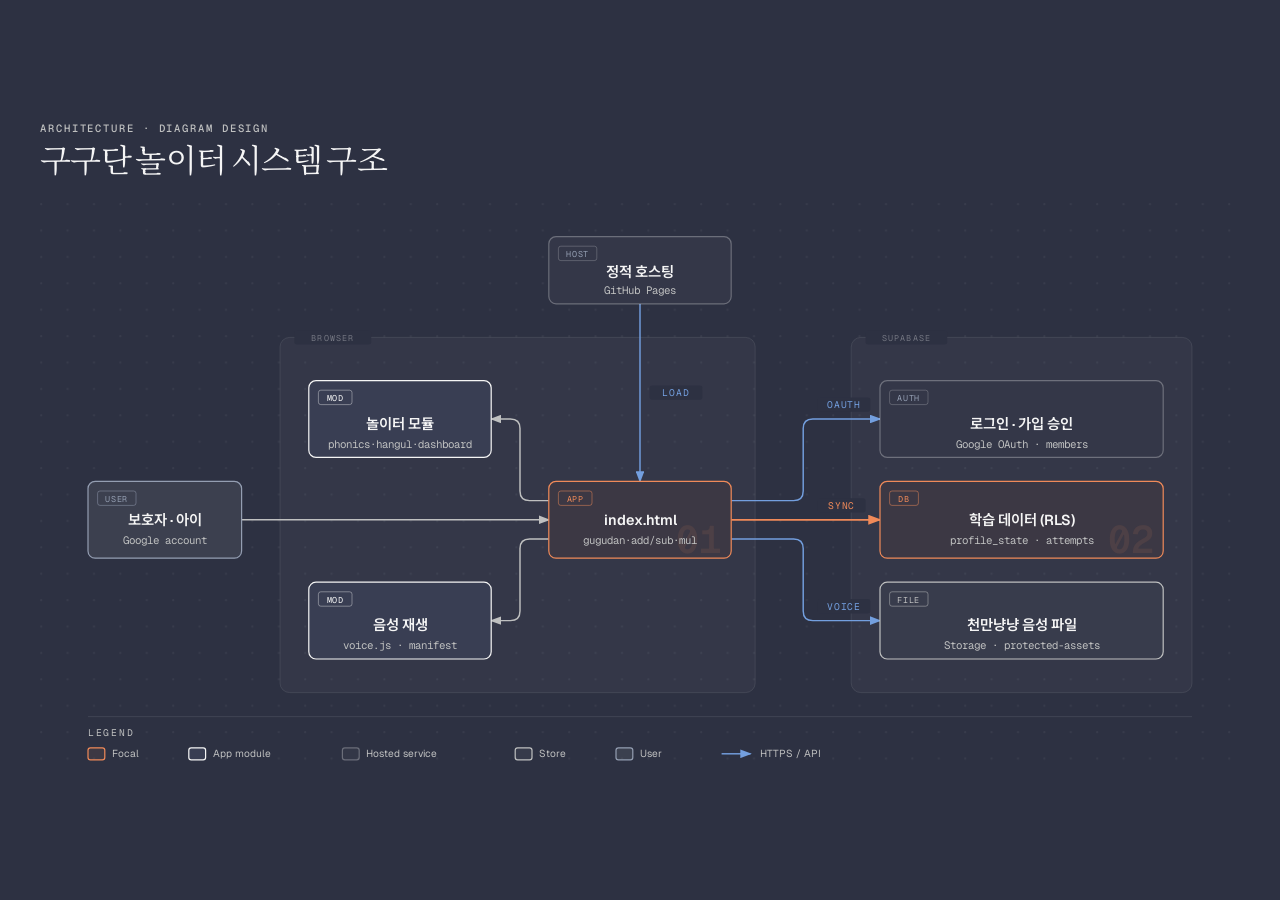
<file: docs/architecture.html>
<!DOCTYPE html>
<html lang="ko">
<head>
  <meta charset="UTF-8">
  <meta name="viewport" content="width=device-width, initial-scale=1.0">
  <title>구구단 놀이터 시스템 구조</title>
  <link href="https://fonts.googleapis.com/css2?family=Instrument+Serif:ital@0;1&family=Geist:wght@400;500;600&family=Geist+Mono:wght@400;500;600&family=Noto+Serif:ital@0;1&family=Noto+Sans+KR:wght@400;500;600&family=Noto+Serif+KR:wght@400&family=Noto+Sans+TC:wght@400;500;600&family=Noto+Serif+TC:wght@400&display=swap" rel="stylesheet">
  <style>
    *, *::before, *::after { box-sizing: border-box; margin: 0; padding: 0; }
    :root {
      --color-paper:   #2d3142;
      --color-ink:     #f5f5f5;
      --color-muted:   #bfc0c0;
      --color-accent:  #f08a59;
      --font-sans:     'Geist', 'Noto Sans KR', 'Apple SD Gothic Neo', 'Malgun Gothic', system-ui, sans-serif;
      --font-serif:    'Instrument Serif', 'Noto Serif', 'Noto Serif KR', serif;
      --font-mono:     'Geist Mono', ui-monospace, monospace;
    }
    body {
      font-family: var(--font-sans);
      background: var(--color-paper);
      color: var(--color-ink);
      min-height: 100vh;
      display: flex;
      align-items: center;
      justify-content: center;
      padding: 3rem 2rem;
    }
    .frame { max-width: 1200px; width: 100%; }
    .diagram-container { width: 100%; overflow-x: auto; }
    .eyebrow {
      font-family: var(--font-mono);
      font-size: 0.66rem;
      font-weight: 500;
      letter-spacing: 0.18em;
      text-transform: uppercase;
      color: var(--color-muted);
      margin-bottom: 0.5rem;
    }
    h1 {
      font-family: var(--font-serif);
      font-size: clamp(1.5rem, 2.4vw + 0.75rem, 2rem);
      font-weight: 400;
      letter-spacing: -0.02em;
      line-height: 1.15;
      color: var(--color-ink);
      margin-bottom: 1.5rem;
    }
    svg { width: 100%; min-width: 1000px; display: block; }
    @media print {
      .diagram-container { overflow-x: visible; }
      svg { min-width: 0; }
    }
  </style>
</head>
<body>
  <div class="frame">
    <p class="eyebrow">Architecture · Diagram Design</p>
    <h1>구구단 놀이터 시스템 구조</h1>

    <div class="diagram-container">
      <svg viewBox="0 0 1000 480" xmlns="http://www.w3.org/2000/svg" role="img" aria-labelledby="architecture-dark-title architecture-dark-desc">
        <title id="architecture-dark-title">구구단 놀이터 시스템 구조</title>
        <desc id="architecture-dark-desc">Architecture diagram: a static host serves index.html to the browser app, which loads play modules and voice playback, and talks to Supabase Auth, Postgres with RLS, and a private Storage bucket.</desc>
        <defs>
          <pattern id="dots" width="22" height="22" patternUnits="userSpaceOnUse">
            <circle cx="1" cy="1" r="0.9" fill="rgba(245,245,245,0.10)"/>
          </pattern>
          <marker id="arrow" markerWidth="8" markerHeight="6" refX="7" refY="3" orient="auto"><polygon points="0 0, 8 3, 0 6" fill="#bfc0c0"/></marker>
          <marker id="arrow-accent" markerWidth="8" markerHeight="6" refX="7" refY="3" orient="auto"><polygon points="0 0, 8 3, 0 6" fill="#f08a59"/></marker>
          <marker id="arrow-link" markerWidth="8" markerHeight="6" refX="7" refY="3" orient="auto"><polygon points="0 0, 8 3, 0 6" fill="#739fdf"/></marker>
        </defs>

        <rect width="100%" height="100%" fill="#2d3142"/>
        <rect width="100%" height="100%" fill="url(#dots)" opacity="0.55"/>

        <!-- Zone: Browser -->
        <rect x="200" y="112" width="396" height="296" rx="8" fill="rgba(245,245,245,0.03)" stroke="rgba(245,245,245,0.10)" stroke-width="0.8"/>
        <rect x="212" y="106" width="64" height="12" rx="2" fill="#2d3142"/>
        <text x="244" y="115" fill="rgba(245,245,245,0.35)" font-size="7" font-family="'Geist Mono', monospace" text-anchor="middle" letter-spacing="0.14em">BROWSER</text>

        <!-- Zone: Supabase -->
        <rect x="676" y="112" width="284" height="296" rx="8" fill="rgba(245,245,245,0.03)" stroke="rgba(245,245,245,0.10)" stroke-width="0.8"/>
        <rect x="688" y="106" width="68" height="12" rx="2" fill="#2d3142"/>
        <text x="722" y="115" fill="rgba(245,245,245,0.35)" font-size="7" font-family="'Geist Mono', monospace" text-anchor="middle" letter-spacing="0.14em">SUPABASE</text>

        <!-- Arrows first (behind boxes) -->
        <!-- Parent -> App -->
        <line x1="168" y1="264" x2="424" y2="264" stroke="#bfc0c0" stroke-width="1.2" marker-end="url(#arrow)"/>
        <!-- Host -> App -->
        <line x1="500" y1="84" x2="500" y2="232" stroke="#739fdf" stroke-width="1.2" marker-end="url(#arrow-link)"/>
        <!-- App -> Modules -->
        <path d="M 424,248 H 408 Q 400,248 400,240 V 188 Q 400,180 392,180 H 376" fill="none" stroke="#bfc0c0" stroke-width="1.2" marker-end="url(#arrow)"/>
        <!-- App -> Voice -->
        <path d="M 424,280 H 408 Q 400,280 400,288 V 340 Q 400,348 392,348 H 376" fill="none" stroke="#bfc0c0" stroke-width="1.2" marker-end="url(#arrow)"/>
        <!-- App -> Auth -->
        <path d="M 576,248 H 628 Q 636,248 636,240 V 188 Q 636,180 644,180 H 700" fill="none" stroke="#739fdf" stroke-width="1.2" marker-end="url(#arrow-link)"/>
        <!-- App -> Postgres (headline path) -->
        <line x1="576" y1="264" x2="700" y2="264" stroke="#f08a59" stroke-width="1.4" marker-end="url(#arrow-accent)"/>
        <!-- App -> Storage -->
        <path d="M 576,280 H 628 Q 636,280 636,288 V 340 Q 636,348 644,348 H 700" fill="none" stroke="#739fdf" stroke-width="1.2" marker-end="url(#arrow-link)"/>

        <!-- Arrow labels -->
        <rect x="508" y="152" width="44" height="12" rx="2" fill="#2d3142"/>
        <text x="530" y="161" fill="#739fdf" font-size="8" font-family="'Geist Mono', monospace" text-anchor="middle" letter-spacing="0.08em">LOAD</text>

        <rect x="648" y="162" width="44" height="12" rx="2" fill="#2d3142"/>
        <text x="670" y="171" fill="#739fdf" font-size="8" font-family="'Geist Mono', monospace" text-anchor="middle" letter-spacing="0.08em">OAUTH</text>

        <rect x="648" y="246" width="40" height="12" rx="2" fill="#2d3142"/>
        <text x="668" y="255" fill="#f08a59" font-size="8" font-family="'Geist Mono', monospace" text-anchor="middle" letter-spacing="0.08em">SYNC</text>

        <rect x="648" y="330" width="44" height="12" rx="2" fill="#2d3142"/>
        <text x="670" y="339" fill="#739fdf" font-size="8" font-family="'Geist Mono', monospace" text-anchor="middle" letter-spacing="0.08em">VOICE</text>

        <!-- Node: Parent -->
        <rect x="40" y="232" width="128" height="64" rx="6" fill="#2d3142"/>
        <rect x="40" y="232" width="128" height="64" rx="6" fill="rgba(191,192,192,0.10)" stroke="#949eb2" stroke-width="1"/>
        <rect x="48" y="240" width="32" height="12" rx="2" fill="transparent" stroke="rgba(148,158,178,0.50)" stroke-width="0.8"/>
        <text x="64" y="249" fill="#949eb2" font-size="7" font-family="'Geist Mono', monospace" text-anchor="middle" letter-spacing="0.08em">USER</text>
        <text x="104" y="268" fill="#f5f5f5" font-size="12" font-weight="600" font-family="'Geist', 'Noto Sans KR', 'Malgun Gothic', sans-serif" text-anchor="middle">보호자 · 아이</text>
        <text x="104" y="284" fill="#bfc0c0" font-size="9" font-family="'Geist Mono', monospace" text-anchor="middle">Google account</text>

        <!-- Node: Static host -->
        <rect x="424" y="28" width="152" height="56" rx="6" fill="#2d3142"/>
        <rect x="424" y="28" width="152" height="56" rx="6" fill="rgba(245,245,245,0.03)" stroke="rgba(245,245,245,0.30)" stroke-width="1"/>
        <rect x="432" y="36" width="32" height="12" rx="2" fill="transparent" stroke="rgba(245,245,245,0.22)" stroke-width="0.8"/>
        <text x="448" y="45" fill="#949eb2" font-size="7" font-family="'Geist Mono', monospace" text-anchor="middle" letter-spacing="0.08em">HOST</text>
        <text x="500" y="62" fill="#f5f5f5" font-size="12" font-weight="600" font-family="'Geist', 'Noto Sans KR', 'Malgun Gothic', sans-serif" text-anchor="middle">정적 호스팅</text>
        <text x="500" y="76" fill="#bfc0c0" font-size="9" font-family="'Geist Mono', monospace" text-anchor="middle">GitHub Pages</text>

        <!-- Node: Modules -->
        <rect x="224" y="148" width="152" height="64" rx="6" fill="#2d3142"/>
        <rect x="224" y="148" width="152" height="64" rx="6" fill="#393e53" stroke="#f5f5f5" stroke-width="1"/>
        <rect x="232" y="156" width="28" height="12" rx="2" fill="transparent" stroke="rgba(245,245,245,0.40)" stroke-width="0.8"/>
        <text x="246" y="165" fill="#f5f5f5" font-size="7" font-family="'Geist Mono', monospace" text-anchor="middle" letter-spacing="0.08em">MOD</text>
        <text x="300" y="188" fill="#f5f5f5" font-size="12" font-weight="600" font-family="'Geist', 'Noto Sans KR', 'Malgun Gothic', sans-serif" text-anchor="middle">놀이터 모듈</text>
        <text x="300" y="204" fill="#bfc0c0" font-size="9" font-family="'Geist Mono', monospace" text-anchor="middle">phonics·hangul·dashboard</text>

        <!-- Node: Voice -->
        <rect x="224" y="316" width="152" height="64" rx="6" fill="#2d3142"/>
        <rect x="224" y="316" width="152" height="64" rx="6" fill="#393e53" stroke="#f5f5f5" stroke-width="1"/>
        <rect x="232" y="324" width="28" height="12" rx="2" fill="transparent" stroke="rgba(245,245,245,0.40)" stroke-width="0.8"/>
        <text x="246" y="333" fill="#f5f5f5" font-size="7" font-family="'Geist Mono', monospace" text-anchor="middle" letter-spacing="0.08em">MOD</text>
        <text x="300" y="356" fill="#f5f5f5" font-size="12" font-weight="600" font-family="'Geist', 'Noto Sans KR', 'Malgun Gothic', sans-serif" text-anchor="middle">음성 재생</text>
        <text x="300" y="372" fill="#bfc0c0" font-size="9" font-family="'Geist Mono', monospace" text-anchor="middle">voice.js · manifest</text>

        <!-- Node: App (focal) -->
        <rect x="424" y="232" width="152" height="64" rx="6" fill="#2d3142"/>
        <rect x="424" y="232" width="152" height="64" rx="6" fill="rgba(240,138,89,0.08)" stroke="#f08a59" stroke-width="1"/>
        <rect x="432" y="240" width="28" height="12" rx="2" fill="transparent" stroke="rgba(240,138,89,0.50)" stroke-width="0.8"/>
        <text x="446" y="249" fill="#f08a59" font-size="7" font-family="'Geist Mono', monospace" text-anchor="middle" letter-spacing="0.08em">APP</text>
        <text x="568" y="292" fill="rgba(240,138,89,0.10)" font-size="32" font-weight="600" font-family="'Geist Mono', monospace" text-anchor="end">01</text>
        <text x="500" y="268" fill="#f5f5f5" font-size="12" font-weight="600" font-family="'Geist', sans-serif" text-anchor="middle">index.html</text>
        <text x="500" y="284" fill="#bfc0c0" font-size="9" font-family="'Geist Mono', monospace" text-anchor="middle">gugudan·add/sub·mul</text>

        <!-- Node: Auth -->
        <rect x="700" y="148" width="236" height="64" rx="6" fill="#2d3142"/>
        <rect x="700" y="148" width="236" height="64" rx="6" fill="rgba(245,245,245,0.03)" stroke="rgba(245,245,245,0.30)" stroke-width="1"/>
        <rect x="708" y="156" width="32" height="12" rx="2" fill="transparent" stroke="rgba(245,245,245,0.22)" stroke-width="0.8"/>
        <text x="724" y="165" fill="#949eb2" font-size="7" font-family="'Geist Mono', monospace" text-anchor="middle" letter-spacing="0.08em">AUTH</text>
        <text x="818" y="188" fill="#f5f5f5" font-size="12" font-weight="600" font-family="'Geist', 'Noto Sans KR', 'Malgun Gothic', sans-serif" text-anchor="middle">로그인 · 가입 승인</text>
        <text x="818" y="204" fill="#bfc0c0" font-size="9" font-family="'Geist Mono', monospace" text-anchor="middle">Google OAuth · members</text>

        <!-- Node: Postgres (focal) -->
        <rect x="700" y="232" width="236" height="64" rx="6" fill="#2d3142"/>
        <rect x="700" y="232" width="236" height="64" rx="6" fill="rgba(240,138,89,0.08)" stroke="#f08a59" stroke-width="1"/>
        <rect x="708" y="240" width="24" height="12" rx="2" fill="transparent" stroke="rgba(240,138,89,0.50)" stroke-width="0.8"/>
        <text x="720" y="249" fill="#f08a59" font-size="7" font-family="'Geist Mono', monospace" text-anchor="middle" letter-spacing="0.08em">DB</text>
        <text x="928" y="292" fill="rgba(240,138,89,0.10)" font-size="32" font-weight="600" font-family="'Geist Mono', monospace" text-anchor="end">02</text>
        <text x="818" y="268" fill="#f5f5f5" font-size="12" font-weight="600" font-family="'Geist', 'Noto Sans KR', 'Malgun Gothic', sans-serif" text-anchor="middle">학습 데이터 (RLS)</text>
        <text x="818" y="284" fill="#bfc0c0" font-size="9" font-family="'Geist Mono', monospace" text-anchor="middle">profile_state · attempts</text>

        <!-- Node: Storage -->
        <rect x="700" y="316" width="236" height="64" rx="6" fill="#2d3142"/>
        <rect x="700" y="316" width="236" height="64" rx="6" fill="rgba(245,245,245,0.05)" stroke="#bfc0c0" stroke-width="1"/>
        <rect x="708" y="324" width="32" height="12" rx="2" fill="transparent" stroke="rgba(191,192,192,0.50)" stroke-width="0.8"/>
        <text x="724" y="333" fill="#bfc0c0" font-size="7" font-family="'Geist Mono', monospace" text-anchor="middle" letter-spacing="0.08em">FILE</text>
        <text x="818" y="356" fill="#f5f5f5" font-size="12" font-weight="600" font-family="'Geist', 'Noto Sans KR', 'Malgun Gothic', sans-serif" text-anchor="middle">천만냥냥 음성 파일</text>
        <text x="818" y="372" fill="#bfc0c0" font-size="9" font-family="'Geist Mono', monospace" text-anchor="middle">Storage · protected-assets</text>

        <!-- Legend strip -->
        <line x1="40" y1="428" x2="960" y2="428" stroke="rgba(245,245,245,0.10)" stroke-width="0.8"/>
        <text x="40" y="444" fill="#bfc0c0" font-size="8" font-family="'Geist Mono', monospace" letter-spacing="0.18em">LEGEND</text>

        <rect x="40" y="454" width="14" height="10" rx="2" fill="rgba(240,138,89,0.08)" stroke="#f08a59" stroke-width="1"/>
        <text x="60" y="462" fill="#bfc0c0" font-size="8.5" font-family="'Geist', sans-serif">Focal</text>

        <rect x="124" y="454" width="14" height="10" rx="2" fill="#393e53" stroke="#f5f5f5" stroke-width="1"/>
        <text x="144" y="462" fill="#bfc0c0" font-size="8.5" font-family="'Geist', sans-serif">App module</text>

        <rect x="252" y="454" width="14" height="10" rx="2" fill="rgba(245,245,245,0.03)" stroke="rgba(245,245,245,0.30)" stroke-width="1"/>
        <text x="272" y="462" fill="#bfc0c0" font-size="8.5" font-family="'Geist', sans-serif">Hosted service</text>

        <rect x="396" y="454" width="14" height="10" rx="2" fill="rgba(245,245,245,0.05)" stroke="#bfc0c0" stroke-width="1"/>
        <text x="416" y="462" fill="#bfc0c0" font-size="8.5" font-family="'Geist', sans-serif">Store</text>

        <rect x="480" y="454" width="14" height="10" rx="2" fill="rgba(191,192,192,0.10)" stroke="#949eb2" stroke-width="1"/>
        <text x="500" y="462" fill="#bfc0c0" font-size="8.5" font-family="'Geist', sans-serif">User</text>

        <line x1="568" y1="459" x2="592" y2="459" stroke="#739fdf" stroke-width="1.2" marker-end="url(#arrow-link)"/>
        <text x="600" y="462" fill="#bfc0c0" font-size="8.5" font-family="'Geist', sans-serif">HTTPS / API</text>
      </svg>
    </div>
  </div>
</body>
</html>
</file>
